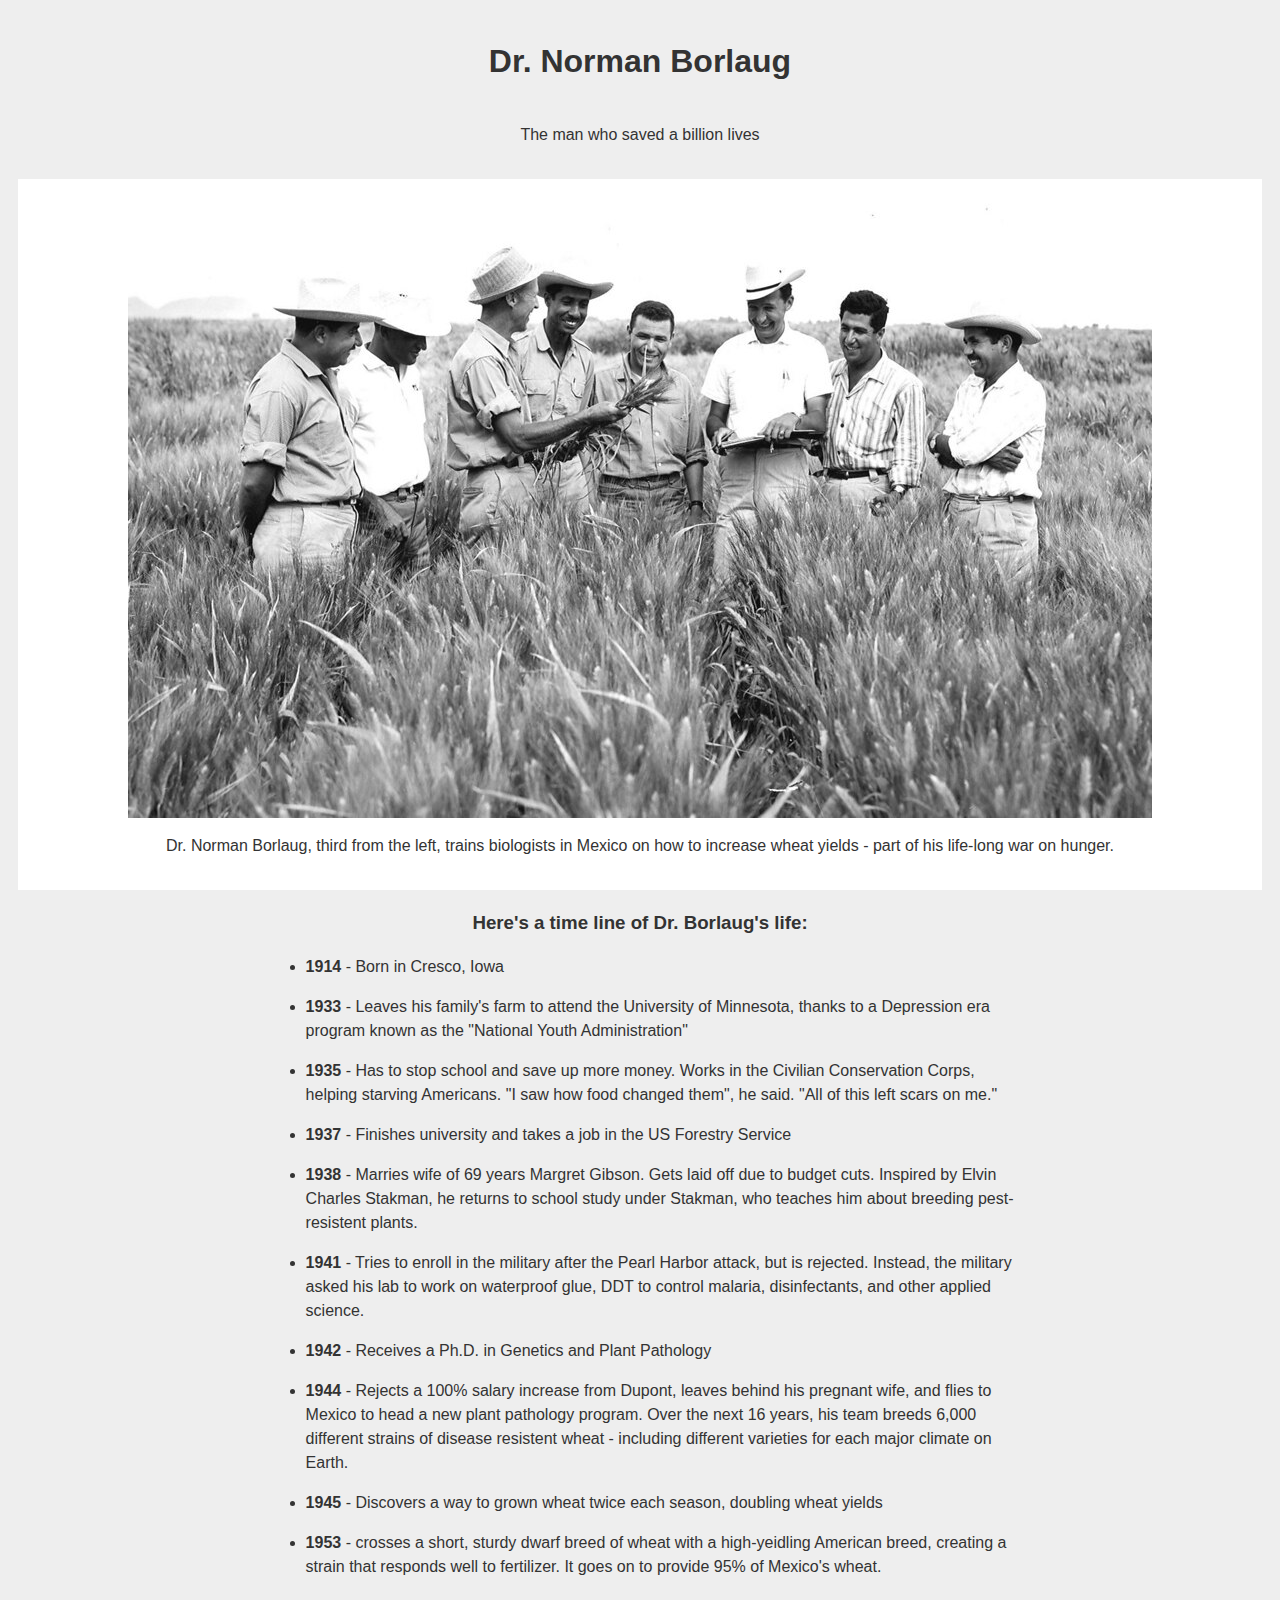
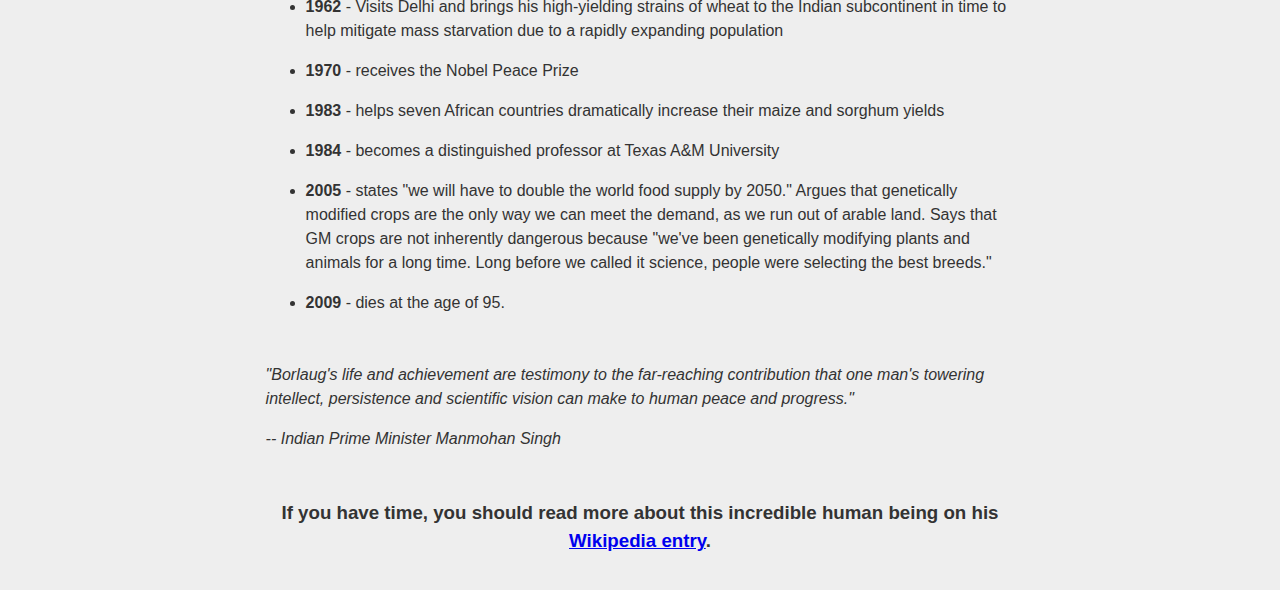
<file: tribute_page/index.html>
<!DOCTYPE html>
<html lang="en">
<head>
    <meta charset="UTF-8">
    <meta http-equiv="X-UA-Compatible" content="IE=edge">
    <meta name="viewport" content="width=device-width, initial-scale=1.0">
    <link rel="stylesheet" href="main.css">
    <title>Document</title>
</head>
<body>
    <div class="container">
        <div class="container__header">
            <h1>Dr. Norman Borlaug</h1>
            <p>The man who saved a billion lives</p>
        </div>

        <div class="container__image">
            <img src="./assets/image1.jpg" alt="">
            <p>Dr. Norman Borlaug, third from the left, trains biologists in Mexico on how to increase wheat yields - part of his life-long war on hunger.</p>
        </div>

        <div class="container__content">
            <h3>Here's a time line of Dr. Borlaug's life:</h3>

            <ul>
                <li><strong>1914</strong> - Born in Cresco, Iowa</li>
                <li>
                    <strong>1933</strong> - Leaves his family's farm to attend the
                    University of Minnesota, thanks to a Depression era program known as the
                    "National Youth Administration"
                </li>
                <li>
                    <strong>1935</strong> - Has to stop school and save up more money. Works
                    in the Civilian Conservation Corps, helping starving Americans. "I saw
                    how food changed them", he said. "All of this left scars on me."
                </li>
                <li>
                    <strong>1937</strong> - Finishes university and takes a job in the US
                    Forestry Service
                </li>
                <li>
                    <strong>1938</strong> - Marries wife of 69 years Margret Gibson. Gets
                    laid off due to budget cuts. Inspired by Elvin Charles Stakman, he
                    returns to school study under Stakman, who teaches him about breeding
                    pest-resistent plants.
                </li>
                <li>
                    <strong>1941</strong> - Tries to enroll in the military after the Pearl
                    Harbor attack, but is rejected. Instead, the military asked his lab to
                    work on waterproof glue, DDT to control malaria, disinfectants, and
                    other applied science.
                </li>
                <li>
                    <strong>1942</strong> - Receives a Ph.D. in Genetics and Plant Pathology
                </li>
                <li>
                    <strong>1944</strong> - Rejects a 100% salary increase from Dupont,
                    leaves behind his pregnant wife, and flies to Mexico to head a new plant
                    pathology program. Over the next 16 years, his team breeds 6,000
                    different strains of disease resistent wheat - including different
                    varieties for each major climate on Earth.
                </li>
                <li>
                    <strong>1945</strong> - Discovers a way to grown wheat twice each
                    season, doubling wheat yields
                </li>
                <li>
                    <strong>1953</strong> - crosses a short, sturdy dwarf breed of wheat
                    with a high-yeidling American breed, creating a strain that responds
                    well to fertilizer. It goes on to provide 95% of Mexico's wheat.
                </li>
                <li>
                    <strong>1962</strong> - Visits Delhi and brings his high-yielding
                    strains of wheat to the Indian subcontinent in time to help mitigate
                    mass starvation due to a rapidly expanding population
                </li>
                <li><strong>1970</strong> - receives the Nobel Peace Prize</li>
                <li>
                    <strong>1983</strong> - helps seven African countries dramatically
                    increase their maize and sorghum yields
                </li>
                <li>
                    <strong>1984</strong> - becomes a distinguished professor at Texas A&M
                    University
                </li>
                <li>
                    <strong>2005</strong> - states "we will have to double the world food
                    supply by 2050." Argues that genetically modified crops are the only way
                    we can meet the demand, as we run out of arable land. Says that GM crops
                    are not inherently dangerous because "we've been genetically modifying
                    plants and animals for a long time. Long before we called it science,
                    people were selecting the best breeds."
                </li>
                <li><strong>2009</strong> - dies at the age of 95.</li>
                </ul>

                <div>
                    <blockquote cite="http://news.rediff.com/report/2009/sep/14/pm-pays-tribute-to-father-of-green-revolution-borlaug.htm">
                        <p>
                            "Borlaug's life and achievement are testimony to the far-reaching
                            contribution that one man's towering intellect, persistence and
                            scientific vision can make to human peace and progress."
                        </p>
                        <cite>-- Indian Prime Minister Manmohan Singh</cite>
                    </blockquote>
                </div>

                    <h3>
                    If you have time, you should read more about this incredible human being
                    on his
                    <a
                        id="tribute-link"
                        href="https://en.wikipedia.org/wiki/Norman_Borlaug"
                        target="_blank"
                        >Wikipedia entry</a
                    >.
                    </h3>
        </div>
    </div>
</body>
</html>
</file>
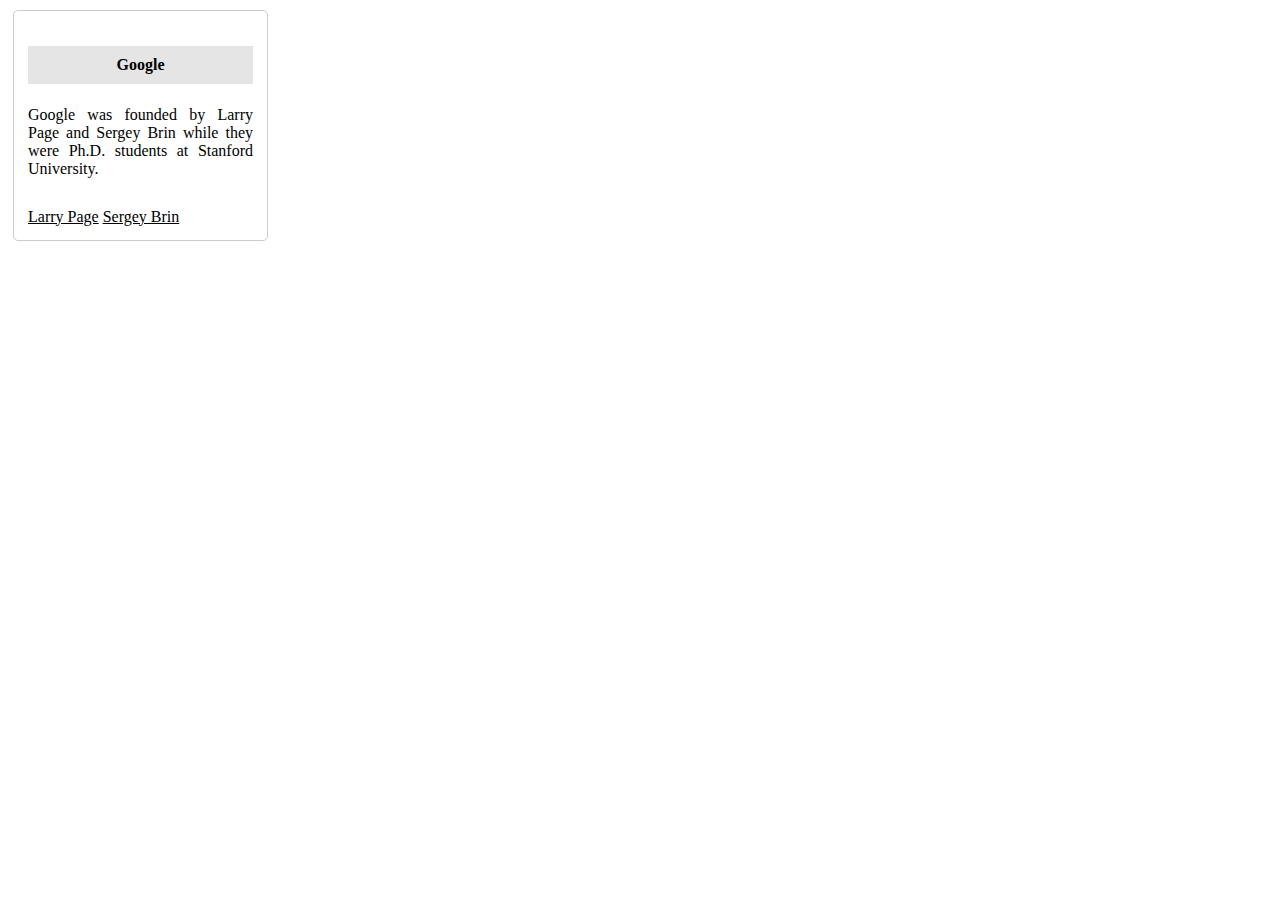
<file: freecodecamp_examples.html>
<!DOCTYPE html>
<html lang="en">
<head>
    <meta charset="UTF-8">
    <meta http-equiv="X-UA-Compatible" content="IE=edge">
    <meta name="viewport" content="width=device-width, initial-scale=1.0">
    <title>Document</title>
    <link rel="stylesheet" href="freecodecamp.css">

</head>
<body>
  <div class="fullCard">
    <div class="cardContent">
      <div class="cardText">
        <h4>Google</h4>
        <p>Google was founded by Larry Page and Sergey Brin while they were Ph.D. students at Stanford University.</p>
      </div>
      <div class="cardLinks">
        <a href="https://en.wikipedia.org/wiki/Larry_Page" target="_blank" class="links">Larry Page</a>
        <a href="https://en.wikipedia.org/wiki/Sergey_Brin" target="_blank" class="links">Sergey Brin</a>
      </div>
    </div>
  </div>
</body>
</html>

<!-- nice css style I have here -->
<!-- <style>

  div{
    border-radius: 20px;
    width: 70%;
    height: 400px;
    margin:  50 auto;
    background: repeating-linear-gradient(
      45deg,
      yellow 0px,
      yellow 40px,
      black 40px,
      red 80px
    );
  }
</style>
<div></div> -->


<!-- blue moon styling -->
<!-- <style>
  .center {
    position: absolute;
    margin: auto;
    top: 0;
    right: 0;
    bottom: 0;
    left: 0;
    width: 100px;
    height: 100px;
    background-color: transparent;
    border-radius: 50%;
    box-shadow: 25px 10px 0 0 blue;
  }

</style>
<div class="center"></div> -->


<!-- heart -->
<!-- <style>
  .heart {
    position: absolute;
    margin: auto;
    top: 0;
    right: 0;
    bottom: 0;
    left: 0;
    background-color: pink;
    height: 50px;
    width: 50px;
    transform: rotate(-45deg);
  }
  .heart::after {
    background-color: pink;
    content: "";
    border-radius: 50%;
    position: absolute;
    width: 50px;
    height: 50px;
    top: 0px;
    left: 25px;
  }
  .heart::before {
    content: "";
    background-color: pink;
    border-radius: 50%;
    position: absolute;
    width: 50px;
    height: 50px;
    top: -25px;
    left: 0px;
  }
</style>
<div class="heart"></div> -->



<!-- animation -->
<!-- <style>
  .back {
    position: fixed;
    padding: 0;
    margin: 0;
    top: 0;
    left: 0;
    width: 100%;
    height: 100%;
    background: white;
    animation-name: backdiv;
    animation-duration: 1s;
    animation-iteration-count: infinite;

  }

  .heart {
    position: absolute;
    margin: auto;
    top: 0;
    right: 0;
    bottom: 0;
    left: 0;
    background-color: pink;
    height: 50px;
    width: 50px;
    transform: rotate(-45deg);
    animation-name: beat;
    animation-duration: 1s;
    animation-iteration-count: infinite;

  }
  .heart:after {
    background-color: pink;
    content: "";
    border-radius: 50%;
    position: absolute;
    width: 50px;
    height: 50px;
    top: 0px;
    left: 25px;
  }
  .heart:before {
    background-color: pink;
    content: "";
    border-radius: 50%;
    position: absolute;
    width: 50px;
    height: 50px;
    top: -25px;
    left: 0px;
  }

  @keyframes backdiv {
    50% {
      background: #ffe6f2;
    }
  }

  @keyframes beat {
    0% {
      transform: scale(1) rotate(-45deg);
    }
    50% {
      transform: scale(0.6) rotate(-45deg);
    }
  }

</style>
<div class="back"></div>
<div class="heart"></div> -->


<!-- animation of balls -->

<!-- 
  <style>

  .balls {
    border-radius: 50%;
    background: linear-gradient(
      35deg,
      #ccffff,
      #ffcccc
    );
    position: fixed;
    width: 50px;
    height: 50px;
    margin-top: 50px;
    animation-name: bounce;
    animation-duration: 2s;
    animation-iteration-count: infinite;
  }
  #ball1 {
    left:27%;
    animation-timing-function: linear;

  }
  #ball2 {
    left:56%;
    animation-timing-function: ease-out;

  }

  @keyframes bounce {
    0% {
      top: 0px;
    }
    100% {
      top: 500px;
    }
  }

</style>

<div class="balls" id="ball1"></div>
<div class="balls" id="ball2"></div>
 -->
</file>
<file: tribute_page/main.css>
@import url("https://fonts.googleapis.com/css2?family=Poppins&display=swap");

body {
  font-family: -apple-system, BlinkMacSystemFont, "Segoe UI", "Roboto",
    "Helvetica Neue", Arial, sans-serif;
  line-height: 1.5;
  text-align: center;
  color: #333;
  margin: 0;
}

.container {
  background-color: #eeeeee;
  max-width: 100%;
  height: auto;
  padding: 1rem;
}

.container__header {
  display: flex;
  flex-direction: column;
  justify-content: center;
  align-items: center;
}

.container__image {
  background-color: #ffffff;
  margin: 1rem 0.125rem;
  padding: 1rem;

  display: flex;
  flex-direction: column;
  justify-content: center;
  align-items: center;
}

.container__image img {
  max-width: 100%;
  height: auto;
}

.container__content {
  margin: 1rem 20%;
}

.container__content li {
  margin: 1rem 0;
  text-align: left;
}

blockquote {
  font-style: italic;
  margin: 3rem auto;
  text-align: left;
}

@media (max-width: 1050px) {
  .container__content {
    margin: 1rem 15%;
  }
}

@media (max-width: 850px) {
  body {
    font-size: 0.9em;
  }
  .container__content {
    margin: 1rem 10%;
  }
}

@media (max-width: 550px) {
  body {
    font-size: 0.8em;
  }
  .container__header {
    padding: 0;
    margin: 0;
  }

  .container__content {
    margin: 1rem 5%;
  }
}
</file>
<file: freecodecamp.css>
h4 {
  text-align: center;
  background-color: rgba(1, 1, 1, 0.1);
  padding: 10px;
}
p {
  text-align: justify;
}
.links {
  text-align: left;
  color: black;
}
.fullCard {
  width: 245px;
  border: 1px solid #ccc;
  border-radius: 5px;
  margin: 10px 5px;
  padding: 4px;
}
.cardContent {
  padding: 10px;
}
.cardText {
  margin-bottom: 30px;
}
</file>
